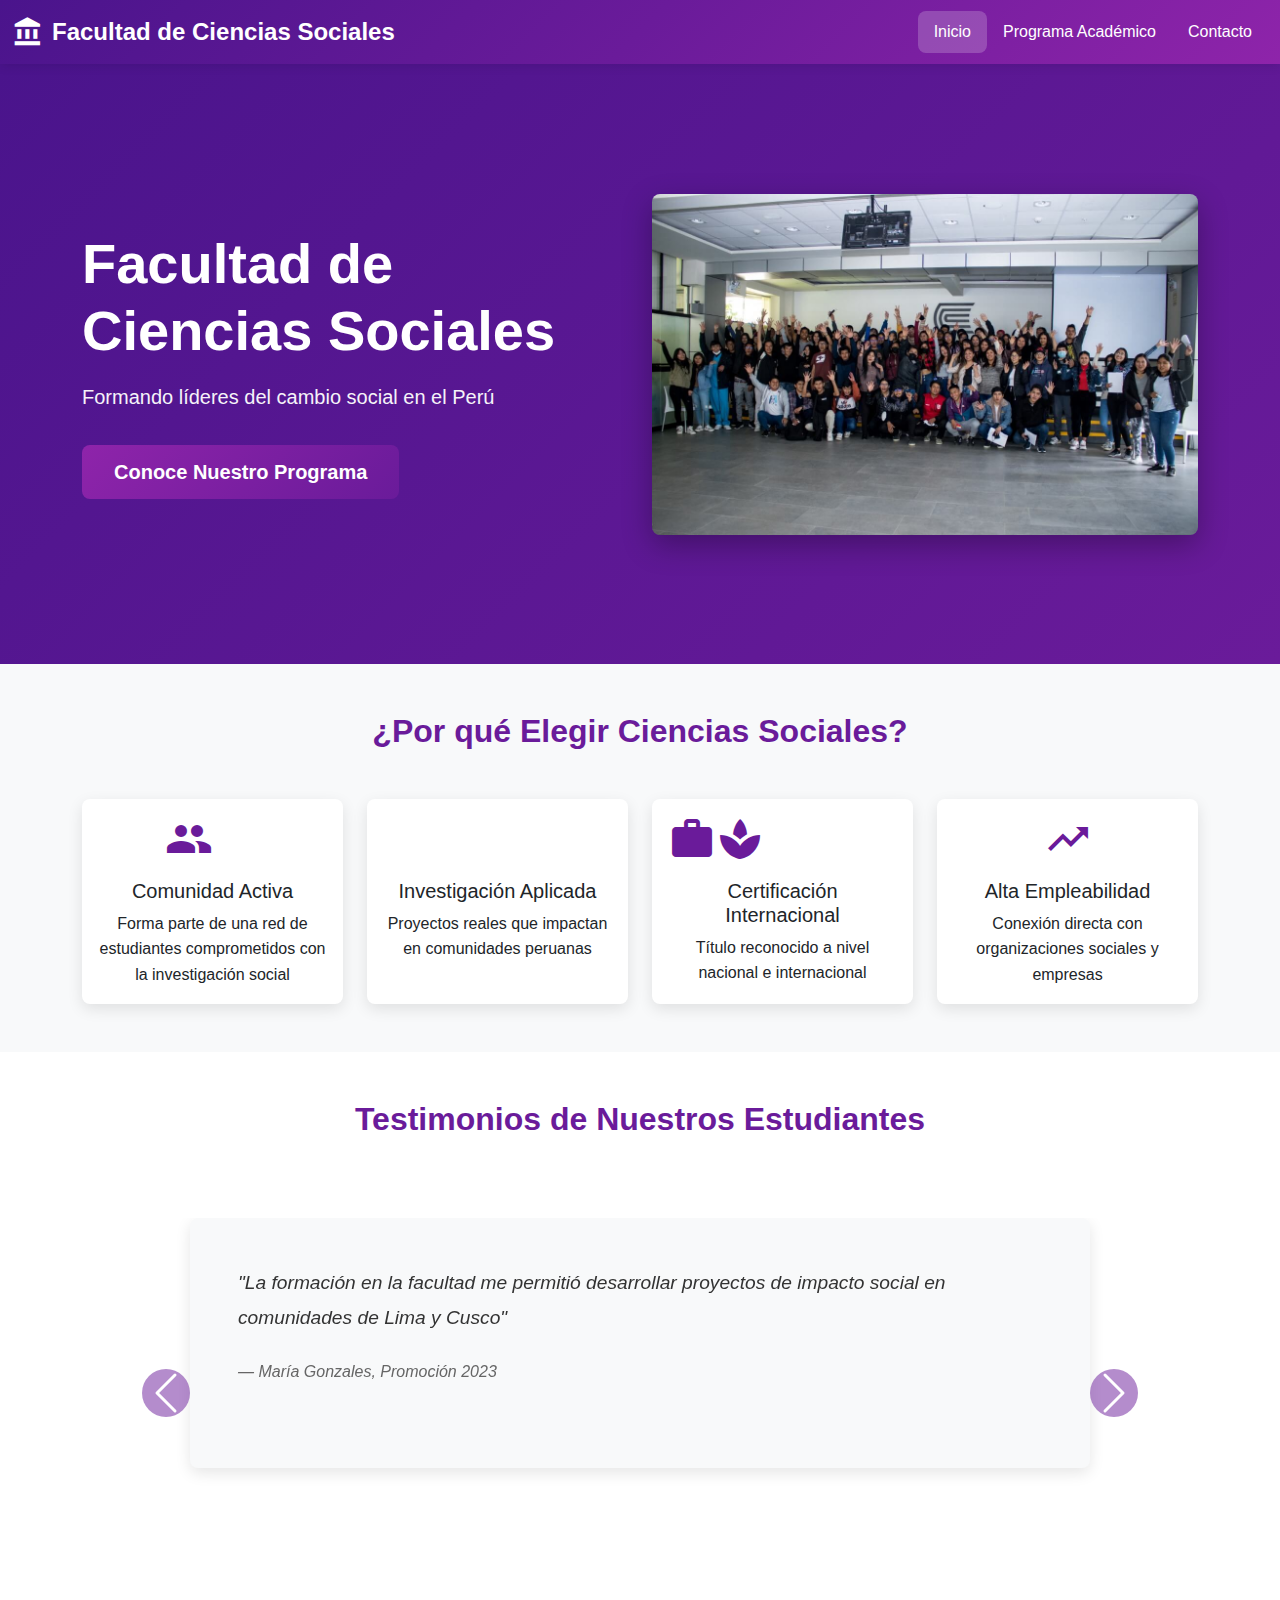
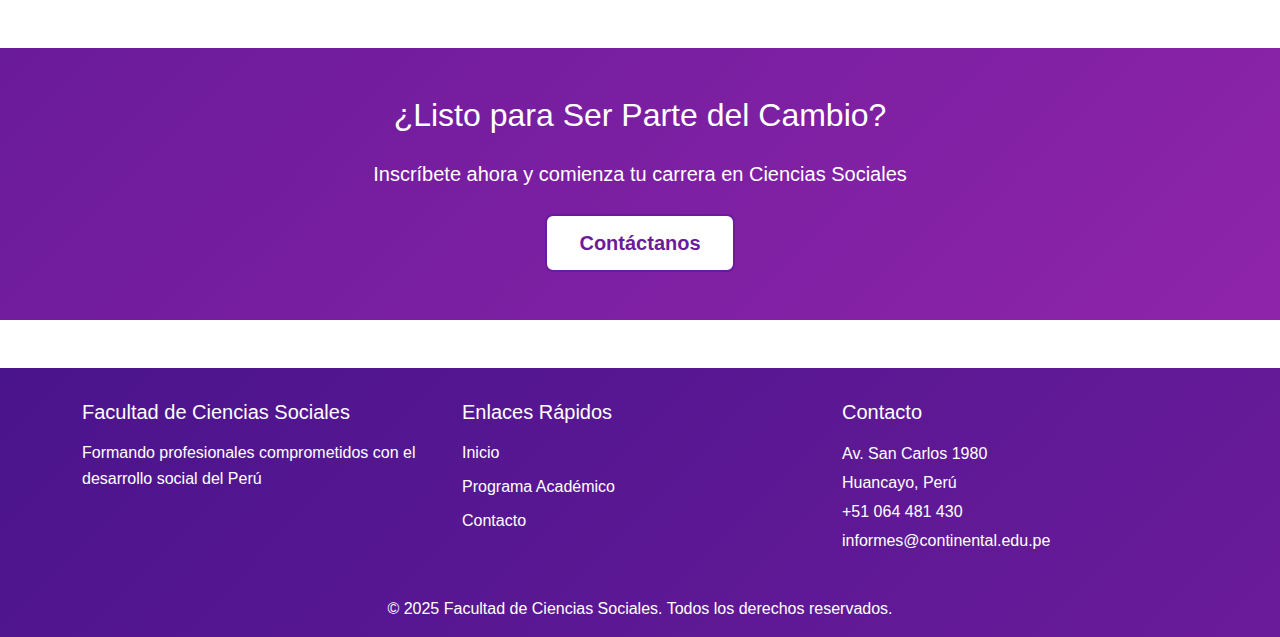
<file: index.html>
<!DOCTYPE html>
<html lang="es">
<head>
    <meta charset="UTF-8">
    <meta name="viewport" content="width=device-width, initial-scale=1.0">
    <meta name="description" content="Facultad de Ciencias Sociales - Nuevo programa académico de excelencia en Perú">
    <title>Facultad de Ciencias Sociales - Inicio</title>
    <link href="https://cdn.jsdelivr.net/npm/bootstrap@5.3.2/dist/css/bootstrap.min.css" rel="stylesheet">
    <link href="https://fonts.googleapis.com/icon?family=Material+Icons" rel="stylesheet">
    <link rel="stylesheet" href="css/estilos.css">
</head>
<body>
    <header role="banner">
        <nav class="navbar navbar-expand-lg navbar-dark navegacion-principal" role="navigation" aria-label="Navegación principal">
            <div class="container-fluid">
                <a class="navbar-brand" href="index.html" aria-label="Inicio - Facultad de Ciencias Sociales">
                    <i class="material-icons" aria-hidden="true">account_balance</i>
                    Facultad de Ciencias Sociales
                </a>
                <button class="navbar-toggler" type="button" data-bs-toggle="collapse" data-bs-target="#menuNavegacion" 
                        aria-controls="menuNavegacion" aria-expanded="false" aria-label="Abrir menú de navegación">
                    <span class="navbar-toggler-icon"></span>
                </button>
                <div class="collapse navbar-collapse" id="menuNavegacion">
                    <ul class="navbar-nav ms-auto mb-2 mb-lg-0">
                        <li class="nav-item">
                            <a class="nav-link active" aria-current="page" href="index.html">Inicio</a>
                        </li>
                        <li class="nav-item">
                            <a class="nav-link" href="programa.html">Programa Académico</a>
                        </li>
                        <li class="nav-item">
                            <a class="nav-link" href="contacto.html">Contacto</a>
                        </li>
                    </ul>
                </div>
            </div>
        </nav>
    </header>

    <main role="main">
        <section class="seccion-hero" aria-labelledby="titulo-principal">
            <div class="container">
                <div class="row align-items-center">
                    <div class="col-12 col-md-6">
                        <h1 id="titulo-principal" class="titulo-hero">Facultad de Ciencias Sociales</h1>
                        <p class="subtitulo-hero">Formando líderes del cambio social en el Perú</p>
                        <a href="programa.html" class="btn btn-principal btn-lg" role="button">Conoce Nuestro Programa</a>
                    </div>
                    <div class="col-12 col-md-6">
                        <img src="imagenes/hero.jpg" alt="Estudiantes de la Facultad de Ciencias Sociales en actividad académica" class="img-fluid imagen-redondeada">
                    </div>
                </div>
            </div>
        </section>

        <section class="seccion-caracteristicas" aria-labelledby="titulo-caracteristicas">
            <div class="container">
                <h2 id="titulo-caracteristicas" class="text-center mb-5">¿Por qué Elegir Ciencias Sociales?</h2>
                <div class="row g-4">
                    <div class="col-12 col-sm-6 col-lg-3">
                        <article class="card tarjeta-caracteristica h-100">
                            <div class="card-body text-center">
                                <i class="material-icons icono-caracteristica" aria-hidden="true">groups</i>
                                <h3 class="card-title h5">Comunidad Activa</h3>
                                <p class="card-text">Forma parte de una red de estudiantes comprometidos con la investigación social</p>
                            </div>
                        </article>
                    </div>
                    <div class="col-12 col-sm-6 col-lg-3">
                        <article class="card tarjeta-caracteristica h-100">
                            <div class="card-body text-center">
                                <i class="material-icons icono-caracteristica" aria-hidden="true">science</i>
                                <h3 class="card-title h5">Investigación Aplicada</h3>
                                <p class="card-text">Proyectos reales que impactan en comunidades peruanas</p>
                            </div>
                        </article>
                    </div>
                    <div class="col-12 col-sm-6 col-lg-3">
                        <article class="card tarjeta-caracteristica h-100">
                            <div class="card-body text-center">
                                <i class="material-icons icono-caracteristica" aria-hidden="true">workspace_premium</i>
                                <h3 class="card-title h5">Certificación Internacional</h3>
                                <p class="card-text">Título reconocido a nivel nacional e internacional</p>
                            </div>
                        </article>
                    </div>
                    <div class="col-12 col-sm-6 col-lg-3">
                        <article class="card tarjeta-caracteristica h-100">
                            <div class="card-body text-center">
                                <i class="material-icons icono-caracteristica" aria-hidden="true">trending_up</i>
                                <h3 class="card-title h5">Alta Empleabilidad</h3>
                                <p class="card-text">Conexión directa con organizaciones sociales y empresas</p>
                            </div>
                        </article>
                    </div>
                </div>
            </div>
        </section>

        <section class="seccion-testimonios" aria-labelledby="titulo-testimonios">
            <div class="container">
                <h2 id="titulo-testimonios" class="text-center mb-5">Testimonios de Nuestros Estudiantes</h2>
                <div id="carruselTestimonios" class="carousel slide" data-bs-ride="carousel" aria-label="Carrusel de testimonios">
                    <div class="carousel-indicators">
                        <button type="button" data-bs-target="#carruselTestimonios" data-bs-slide-to="0" class="active" 
                                aria-current="true" aria-label="Testimonio 1"></button>
                        <button type="button" data-bs-target="#carruselTestimonios" data-bs-slide-to="1" 
                                aria-label="Testimonio 2"></button>
                        <button type="button" data-bs-target="#carruselTestimonios" data-bs-slide-to="2" 
                                aria-label="Testimonio 3"></button>
                    </div>
                    <div class="carousel-inner">
                        <div class="carousel-item active">
                            <div class="tarjeta-testimonio" style="background-color: #f8f9fa; padding: 3rem; border-radius: 8px; min-height: 250px;">
                                <blockquote class="blockquote" style="color: #333; font-size: 1.2rem;">
                                    <p style="color: #333; margin-bottom: 1.5rem;">"La formación en la facultad me permitió desarrollar proyectos de impacto social en comunidades de Lima y Cusco"</p>
                                    <footer class="blockquote-footer mt-3" style="color: #666;">María Gonzales, <cite title="Promoción 2023">Promoción 2023</cite></footer>
                                </blockquote>
                            </div>
                        </div>
                        <div class="carousel-item">
                            <div class="tarjeta-testimonio" style="background-color: #f8f9fa; padding: 3rem; border-radius: 8px; min-height: 250px;">
                                <blockquote class="blockquote" style="color: #333; font-size: 1.2rem;">
                                    <p style="color: #333; margin-bottom: 1.5rem;">"Los docentes tienen amplia experiencia y nos guían en cada paso de nuestra formación académica"</p>
                                    <footer class="blockquote-footer mt-3" style="color: #666;">Carlos Rodríguez, <cite title="Promoción 2024">Promoción 2024</cite></footer>
                                </blockquote>
                            </div>
                        </div>
                        <div class="carousel-item">
                            <div class="tarjeta-testimonio" style="background-color: #f8f9fa; padding: 3rem; border-radius: 8px; min-height: 250px;">
                                <blockquote class="blockquote" style="color: #333; font-size: 1.2rem;">
                                    <p style="color: #333; margin-bottom: 1.5rem;">"Gracias al programa pude conseguir trabajo en una ONG internacional antes de egresar"</p>
                                    <footer class="blockquote-footer mt-3" style="color: #666;">Ana Flores, <cite title="Promoción 2024">Promoción 2024</cite></footer>
                                </blockquote>
                            </div>
                        </div>
                    </div>
                    <button class="carousel-control-prev" type="button" data-bs-target="#carruselTestimonios" data-bs-slide="prev">
                        <span class="carousel-control-prev-icon" aria-hidden="true"></span>
                        <span class="visually-hidden">Anterior testimonio</span>
                    </button>
                    <button class="carousel-control-next" type="button" data-bs-target="#carruselTestimonios" data-bs-slide="next">
                        <span class="carousel-control-next-icon" aria-hidden="true"></span>
                        <span class="visually-hidden">Siguiente testimonio</span>
                    </button>
                </div>
            </div>
        </section>

        <section class="seccion-llamada-accion" aria-labelledby="titulo-llamada">
            <div class="container text-center">
                <h2 id="titulo-llamada" class="mb-4">¿Listo para Ser Parte del Cambio?</h2>
                <p class="lead mb-4">Inscríbete ahora y comienza tu carrera en Ciencias Sociales</p>
                <a href="contacto.html" class="btn btn-secundario btn-lg" role="button">Contáctanos</a>
            </div>
        </section>
    </main>

    <footer class="pie-pagina" role="contentinfo">
        <div class="container">
            <div class="row">
                <div class="col-12 col-md-4 mb-3 mb-md-0">
                    <h3 class="h5">Facultad de Ciencias Sociales</h3>
                    <p>Formando profesionales comprometidos con el desarrollo social del Perú</p>
                </div>
                <div class="col-12 col-md-4 mb-3 mb-md-0">
                    <h3 class="h5">Enlaces Rápidos</h3>
                    <ul class="lista-enlaces">
                        <li><a href="index.html">Inicio</a></li>
                        <li><a href="programa.html">Programa Académico</a></li>
                        <li><a href="contacto.html">Contacto</a></li>
                    </ul>
                </div>
                <div class="col-12 col-md-4">
                    <h3 class="h5">Contacto</h3>
                    <address>
                        Av. San Carlos 1980<br>
                        Huancayo, Perú<br>
                        <a href="tel:+51064481430">+51 064 481 430</a><br>
                        <a href="mailto:informes@continental.edu.pe">informes@continental.edu.pe</a>
                    </address>
                </div>
            </div>
            <div class="row mt-4">
                <div class="col-12 text-center">
                    <p class="mb-0">&copy; 2025 Facultad de Ciencias Sociales. Todos los derechos reservados.</p>
                </div>
            </div>
        </div>
    </footer>

    <script src="https://cdn.jsdelivr.net/npm/bootstrap@5.3.2/dist/js/bootstrap.bundle.min.js"></script>
    <script src="js/validaciones.js"></script>
</body>
</html>
</file>
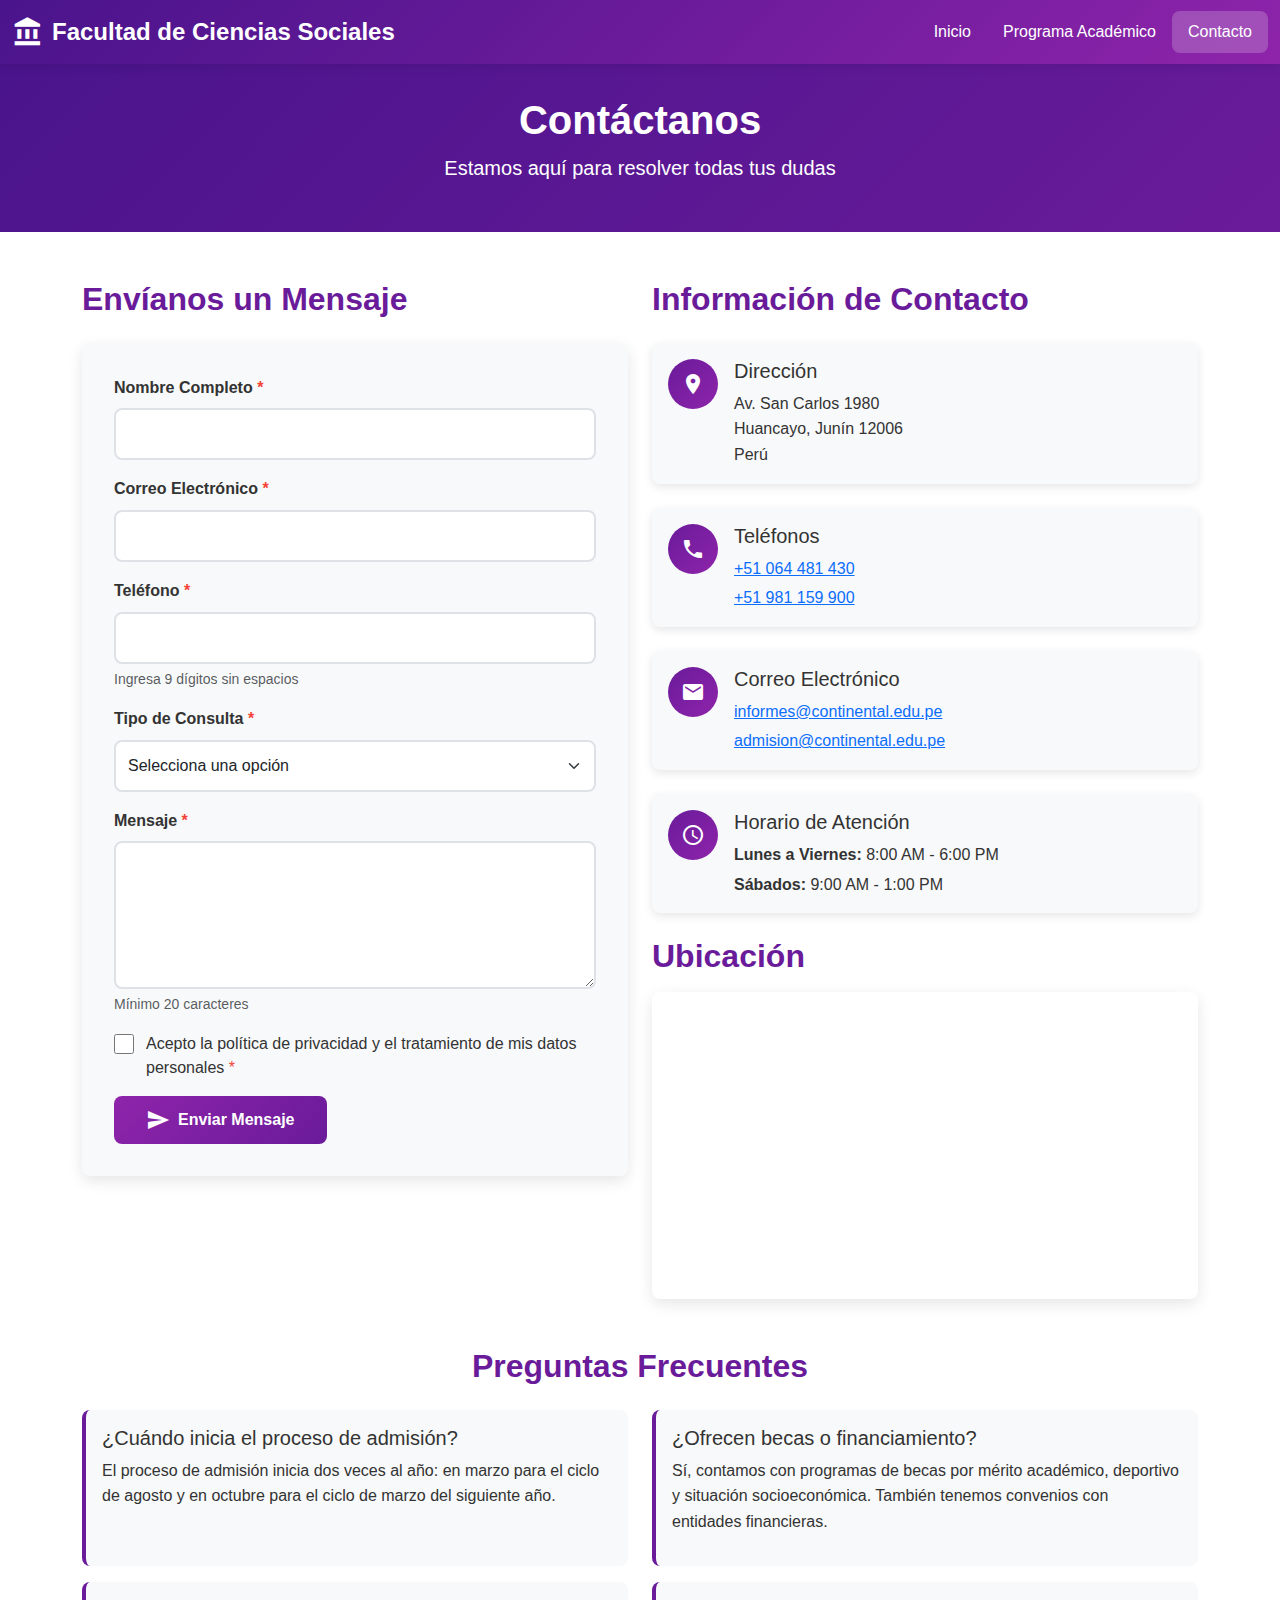
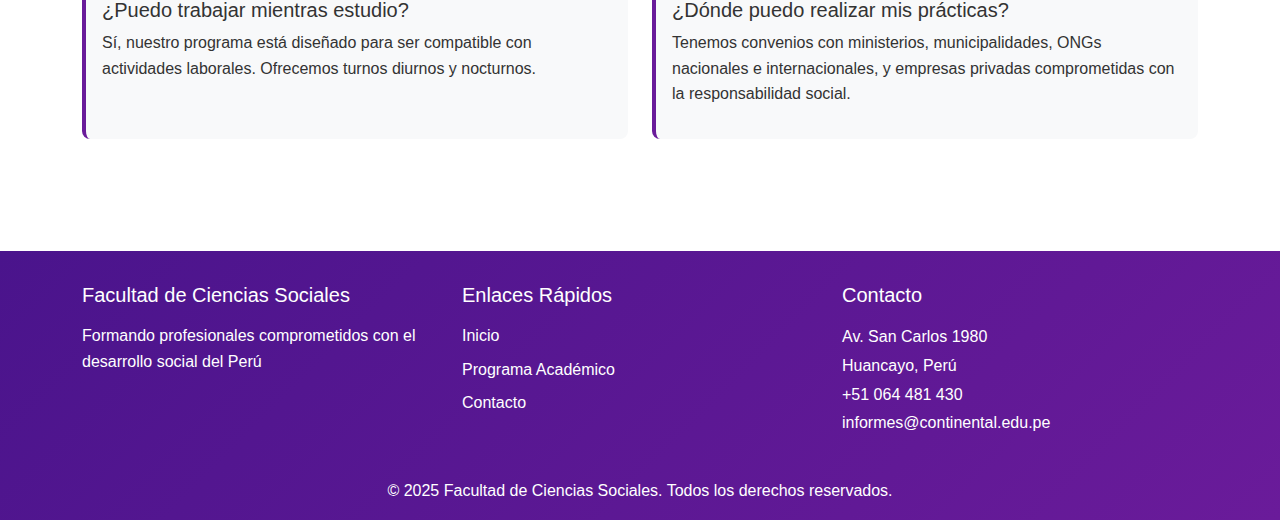
<file: contacto.html>
<!DOCTYPE html>
<html lang="es">
<head>
    <meta charset="UTF-8">
    <meta name="viewport" content="width=device-width, initial-scale=1.0">
    <meta name="description" content="Contáctanos para resolver tus dudas sobre el programa de Ciencias Sociales - Formulario de contacto y ubicación">
    <title>Contacto - Facultad de Ciencias Sociales</title>
    <link href="https://cdn.jsdelivr.net/npm/bootstrap@5.3.2/dist/css/bootstrap.min.css" rel="stylesheet">
    <link href="https://fonts.googleapis.com/icon?family=Material+Icons" rel="stylesheet">
    <link rel="stylesheet" href="css/estilos.css">
</head>
<body>
    <header role="banner">
        <nav class="navbar navbar-expand-lg navbar-dark navegacion-principal" role="navigation" aria-label="Navegación principal">
            <div class="container-fluid">
                <a class="navbar-brand" href="index.html" aria-label="Inicio - Facultad de Ciencias Sociales">
                    <i class="material-icons" aria-hidden="true">account_balance</i>
                    Facultad de Ciencias Sociales
                </a>
                <button class="navbar-toggler" type="button" data-bs-toggle="collapse" data-bs-target="#menuNavegacion" 
                        aria-controls="menuNavegacion" aria-expanded="false" aria-label="Abrir menú de navegación">
                    <span class="navbar-toggler-icon"></span>
                </button>
                <div class="collapse navbar-collapse" id="menuNavegacion">
                    <ul class="navbar-nav ms-auto mb-2 mb-lg-0">
                        <li class="nav-item">
                            <a class="nav-link" href="index.html">Inicio</a>
                        </li>
                        <li class="nav-item">
                            <a class="nav-link" href="programa.html">Programa Académico</a>
                        </li>
                        <li class="nav-item">
                            <a class="nav-link active" aria-current="page" href="contacto.html">Contacto</a>
                        </li>
                    </ul>
                </div>
            </div>
        </nav>
    </header>

    <main role="main">
        <section class="seccion-encabezado-interno" aria-labelledby="titulo-contacto">
            <div class="container">
                <h1 id="titulo-contacto" class="text-center">Contáctanos</h1>
                <p class="text-center lead">Estamos aquí para resolver todas tus dudas</p>
            </div>
        </section>

        <section class="seccion-contenido" aria-labelledby="titulo-formulario">
            <div class="container">
                <div class="row g-4">
                    <div class="col-12 col-lg-6">
                        <article>
                            <h2 id="titulo-formulario" class="mb-4">Envíanos un Mensaje</h2>
                            <form id="formularioContacto" class="formulario-contacto" novalidate aria-label="Formulario de contacto">
                                <div class="mb-3">
                                    <label for="nombreCompleto" class="form-label">
                                        Nombre Completo <span class="texto-requerido" aria-label="campo requerido">*</span>
                                    </label>
                                    <input type="text" class="form-control" id="nombreCompleto" name="nombreCompleto" 
                                           required aria-required="true" aria-describedby="errorNombre">
                                    <div id="errorNombre" class="invalid-feedback" role="alert">
                                        Por favor ingresa tu nombre completo
                                    </div>
                                </div>

                                <div class="mb-3">
                                    <label for="correoElectronico" class="form-label">
                                        Correo Electrónico <span class="texto-requerido" aria-label="campo requerido">*</span>
                                    </label>
                                    <input type="email" class="form-control" id="correoElectronico" name="correoElectronico" 
                                           required aria-required="true" aria-describedby="errorCorreo">
                                    <div id="errorCorreo" class="invalid-feedback" role="alert">
                                        Por favor ingresa un correo electrónico válido
                                    </div>
                                </div>

                                <div class="mb-3">
                                    <label for="telefono" class="form-label">
                                        Teléfono <span class="texto-requerido" aria-label="campo requerido">*</span>
                                    </label>
                                    <input type="tel" class="form-control" id="telefono" name="telefono" 
                                           pattern="[0-9]{9}" required aria-required="true" aria-describedby="errorTelefono ayudaTelefono">
                                    <div id="ayudaTelefono" class="form-text">Ingresa 9 dígitos sin espacios</div>
                                    <div id="errorTelefono" class="invalid-feedback" role="alert">
                                        Por favor ingresa un teléfono válido de 9 dígitos
                                    </div>
                                </div>

                                <div class="mb-3">
                                    <label for="tipoConsulta" class="form-label">
                                        Tipo de Consulta <span class="texto-requerido" aria-label="campo requerido">*</span>
                                    </label>
                                    <select class="form-select" id="tipoConsulta" name="tipoConsulta" 
                                            required aria-required="true" aria-describedby="errorTipoConsulta">
                                        <option value="" selected>Selecciona una opción</option>
                                        <option value="admision">Proceso de Admisión</option>
                                        <option value="programa">Información del Programa</option>
                                        <option value="becas">Becas y Financiamiento</option>
                                        <option value="practicas">Prácticas Preprofesionales</option>
                                        <option value="otros">Otros</option>
                                    </select>
                                    <div id="errorTipoConsulta" class="invalid-feedback" role="alert">
                                        Por favor selecciona el tipo de consulta
                                    </div>
                                </div>

                                <div class="mb-3">
                                    <label for="mensaje" class="form-label">
                                        Mensaje <span class="texto-requerido" aria-label="campo requerido">*</span>
                                    </label>
                                    <textarea class="form-control" id="mensaje" name="mensaje" rows="5" 
                                              required aria-required="true" aria-describedby="errorMensaje ayudaMensaje"></textarea>
                                    <div id="ayudaMensaje" class="form-text">Mínimo 20 caracteres</div>
                                    <div id="errorMensaje" class="invalid-feedback" role="alert">
                                        Por favor ingresa un mensaje de al menos 20 caracteres
                                    </div>
                                </div>

                                <div class="mb-3">
                                    <div class="contenedor-checkbox">
                                        <input type="checkbox" class="checkbox-terminos" id="aceptoTerminos" name="aceptoTerminos" 
                                               required aria-required="true" aria-describedby="errorTerminos">
                                        <label class="etiqueta-checkbox" for="aceptoTerminos">
                                            Acepto la política de privacidad y el tratamiento de mis datos personales 
                                            <span class="texto-requerido" aria-label="campo requerido">*</span>
                                        </label>
                                    </div>
                                    <div id="errorTerminos" class="mensaje-error-terminos" role="alert">
                                        Debes aceptar los términos para continuar
                                    </div>
                                </div>

                                <div class="mb-3" role="alert" aria-live="polite">
                                    <div id="mensajeExito" class="alert alert-success d-none" role="alert">
                                        <i class="material-icons" aria-hidden="true">check_circle</i>
                                        ¡Mensaje enviado con éxito! Te contactaremos pronto.
                                    </div>
                                    <div id="mensajeError" class="alert alert-danger d-none" role="alert">
                                        <i class="material-icons" aria-hidden="true">error</i>
                                        Por favor corrige los errores en el formulario.
                                    </div>
                                </div>

                                <button type="submit" class="btn btn-principal" aria-label="Enviar formulario de contacto">
                                    <i class="material-icons" aria-hidden="true">send</i>
                                    Enviar Mensaje
                                </button>
                            </form>
                        </article>
                    </div>

                    <div class="col-12 col-lg-6">
                        <article>
                            <h2 class="mb-4">Información de Contacto</h2>
                            <div class="tarjeta-contacto mb-4">
                                <div class="icono-contacto">
                                    <i class="material-icons" aria-hidden="true">location_on</i>
                                </div>
                                <div>
                                    <h3 class="h5">Dirección</h3>
                                    <address class="mb-0">
                                        Av. San Carlos 1980<br>
                                        Huancayo, Junín 12006<br>
                                        Perú
                                    </address>
                                </div>
                            </div>

                            <div class="tarjeta-contacto mb-4">
                                <div class="icono-contacto">
                                    <i class="material-icons" aria-hidden="true">phone</i>
                                </div>
                                <div>
                                    <h3 class="h5">Teléfonos</h3>
                                    <p class="mb-1"><a href="tel:+51064481430">+51 064 481 430</a></p>
                                    <p class="mb-0"><a href="tel:+51981159900">+51 981 159 900</a></p>
                                </div>
                            </div>

                            <div class="tarjeta-contacto mb-4">
                                <div class="icono-contacto">
                                    <i class="material-icons" aria-hidden="true">email</i>
                                </div>
                                <div>
                                    <h3 class="h5">Correo Electrónico</h3>
                                    <p class="mb-1"><a href="mailto:informes@continental.edu.pe">informes@continental.edu.pe</a></p>
                                    <p class="mb-0"><a href="mailto:admision@continental.edu.pe">admision@continental.edu.pe</a></p>
                                </div>
                            </div>

                            <div class="tarjeta-contacto">
                                <div class="icono-contacto">
                                    <i class="material-icons" aria-hidden="true">schedule</i>
                                </div>
                                <div>
                                    <h3 class="h5">Horario de Atención</h3>
                                    <p class="mb-1"><strong>Lunes a Viernes:</strong> 8:00 AM - 6:00 PM</p>
                                    <p class="mb-0"><strong>Sábados:</strong> 9:00 AM - 1:00 PM</p>
                                </div>
                            </div>
                        </article>

                        <article class="mt-4" aria-labelledby="titulo-mapa">
                            <h2 id="titulo-mapa" class="mb-3">Ubicación</h2>
                            <div class="contenedor-mapa">
                                <iframe 
                                    src="https://www.google.com/maps/embed?pb=!1m18!1m12!1m3!1d3901.948573!2d-75.2041!3d-12.0658!2m3!1f0!2f0!3f0!3m2!1i1024!2i768!4f13.1!3m3!1m2!1s0x910e9655d0f2ec91%3A0x954c8e63e963c0b!2sUniversidad%20Continental%20-%20Huancayo!5e0!3m2!1ses!2spe!4v1234567890123"
                                    width="100%" 
                                    height="300" 
                                    style="border:0;" 
                                    allowfullscreen="" 
                                    loading="lazy" 
                                    referrerpolicy="no-referrer-when-downgrade"
                                    title="Mapa de ubicación de la Facultad de Ciencias Sociales"
                                    aria-label="Mapa interactivo mostrando la ubicación de la Facultad en Av. San Carlos, Huancayo">
                                </iframe>
                            </div>
                        </article>
                    </div>
                </div>

                <article class="mt-5" aria-labelledby="titulo-preguntas">
                    <h2 id="titulo-preguntas" class="mb-4 text-center">Preguntas Frecuentes</h2>
                    <div class="row">
                        <div class="col-12 col-md-6 mb-3">
                            <div class="tarjeta-pregunta">
                                <h3 class="h5">¿Cuándo inicia el proceso de admisión?</h3>
                                <p>El proceso de admisión inicia dos veces al año: en marzo para el ciclo de agosto y en octubre para el ciclo de marzo del siguiente año.</p>
                            </div>
                        </div>
                        <div class="col-12 col-md-6 mb-3">
                            <div class="tarjeta-pregunta">
                                <h3 class="h5">¿Ofrecen becas o financiamiento?</h3>
                                <p>Sí, contamos con programas de becas por mérito académico, deportivo y situación socioeconómica. También tenemos convenios con entidades financieras.</p>
                            </div>
                        </div>
                        <div class="col-12 col-md-6 mb-3">
                            <div class="tarjeta-pregunta">
                                <h3 class="h5">¿Puedo trabajar mientras estudio?</h3>
                                <p>Sí, nuestro programa está diseñado para ser compatible con actividades laborales. Ofrecemos turnos diurnos y nocturnos.</p>
                            </div>
                        </div>
                        <div class="col-12 col-md-6 mb-3">
                            <div class="tarjeta-pregunta">
                                <h3 class="h5">¿Dónde puedo realizar mis prácticas?</h3>
                                <p>Tenemos convenios con ministerios, municipalidades, ONGs nacionales e internacionales, y empresas privadas comprometidas con la responsabilidad social.</p>
                            </div>
                        </div>
                    </div>
                </article>
            </div>
        </section>
    </main>

    <footer class="pie-pagina" role="contentinfo">
        <div class="container">
            <div class="row">
                <div class="col-12 col-md-4 mb-3 mb-md-0">
                    <h3 class="h5">Facultad de Ciencias Sociales</h3>
                    <p>Formando profesionales comprometidos con el desarrollo social del Perú</p>
                </div>
                <div class="col-12 col-md-4 mb-3 mb-md-0">
                    <h3 class="h5">Enlaces Rápidos</h3>
                    <ul class="lista-enlaces">
                        <li><a href="index.html">Inicio</a></li>
                        <li><a href="programa.html">Programa Académico</a></li>
                        <li><a href="contacto.html">Contacto</a></li>
                    </ul>
                </div>
                <div class="col-12 col-md-4">
                    <h3 class="h5">Contacto</h3>
                    <address>
                        Av. San Carlos 1980<br>
                        Huancayo, Perú<br>
                        <a href="tel:+51064481430">+51 064 481 430</a><br>
                        <a href="mailto:informes@continental.edu.pe">informes@continental.edu.pe</a>
                    </address>
                </div>
            </div>
            <div class="row mt-4">
                <div class="col-12 text-center">
                    <p class="mb-0">&copy; 2025 Facultad de Ciencias Sociales. Todos los derechos reservados.</p>
                </div>
            </div>
        </div>
    </footer>

    <script src="https://cdn.jsdelivr.net/npm/bootstrap@5.3.2/dist/js/bootstrap.bundle.min.js"></script>
    <script src="js/validaciones.js"></script>
</body>
</html>
</file>
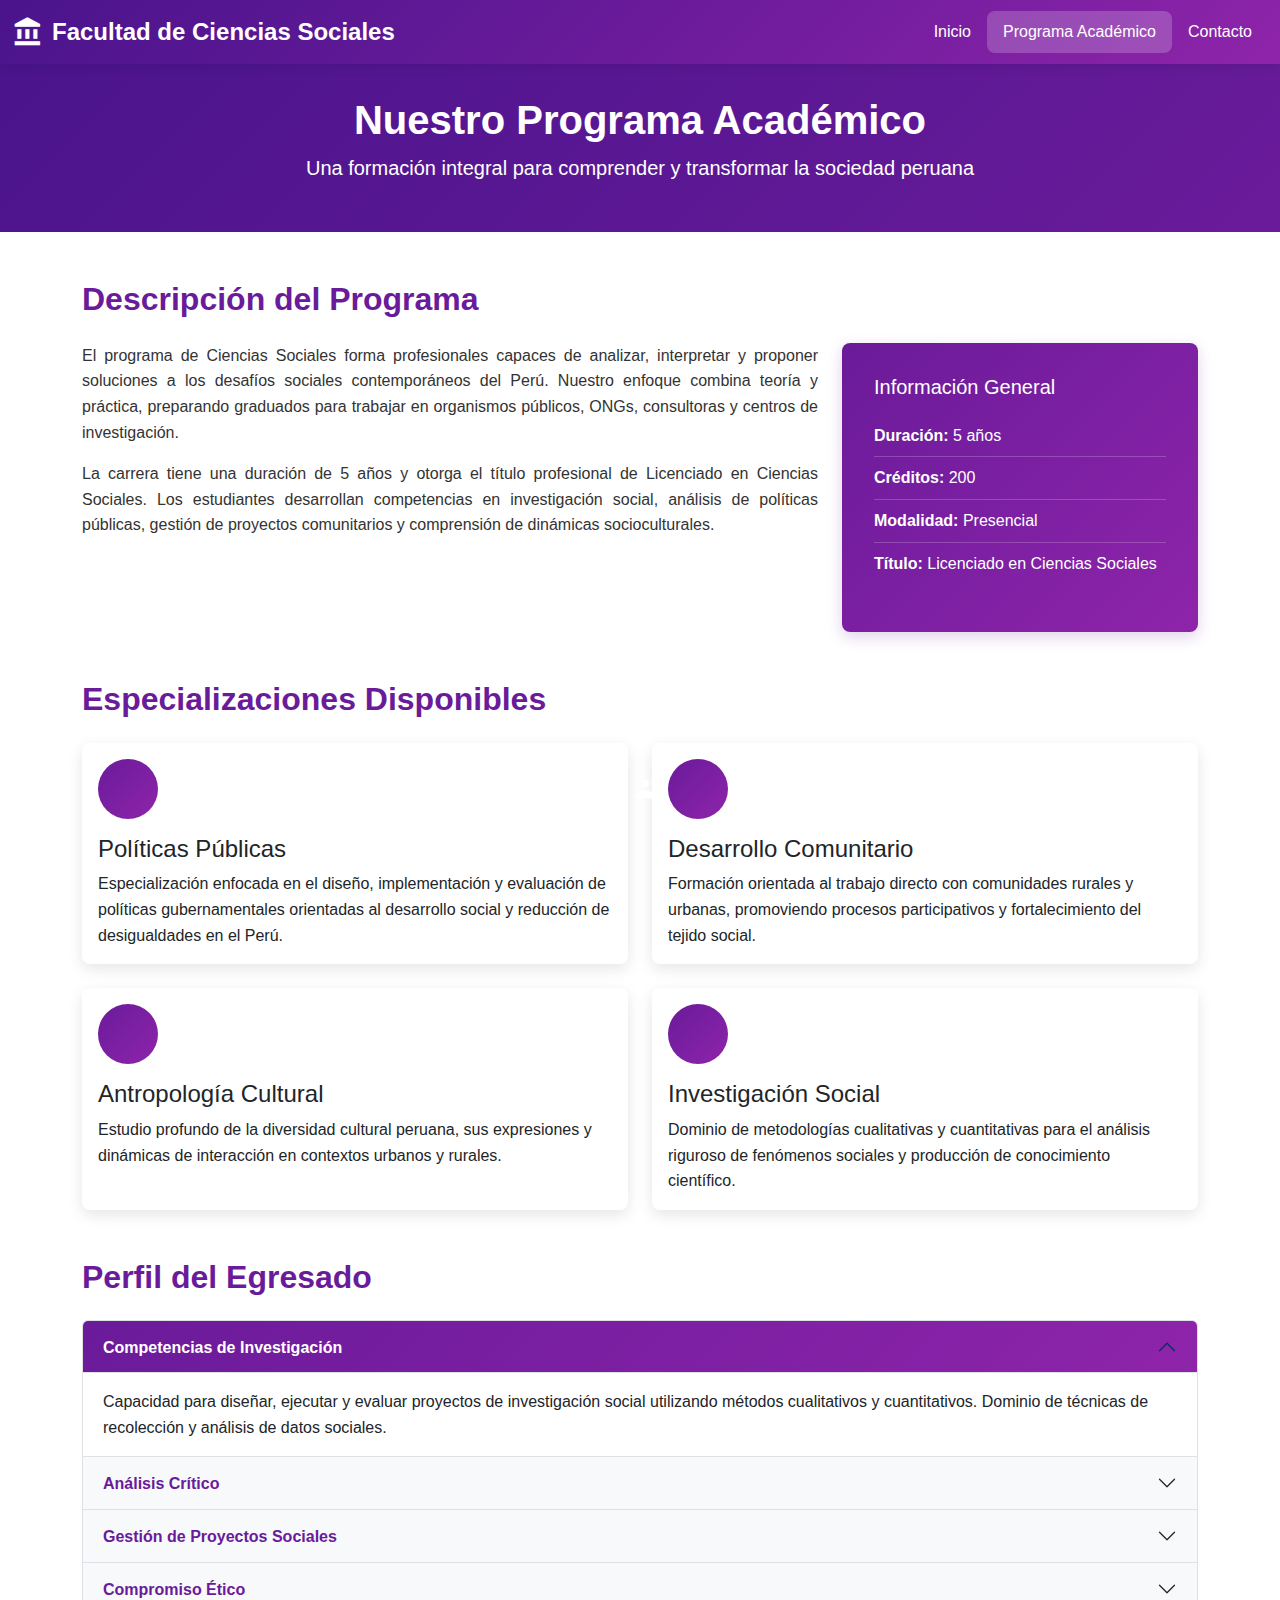
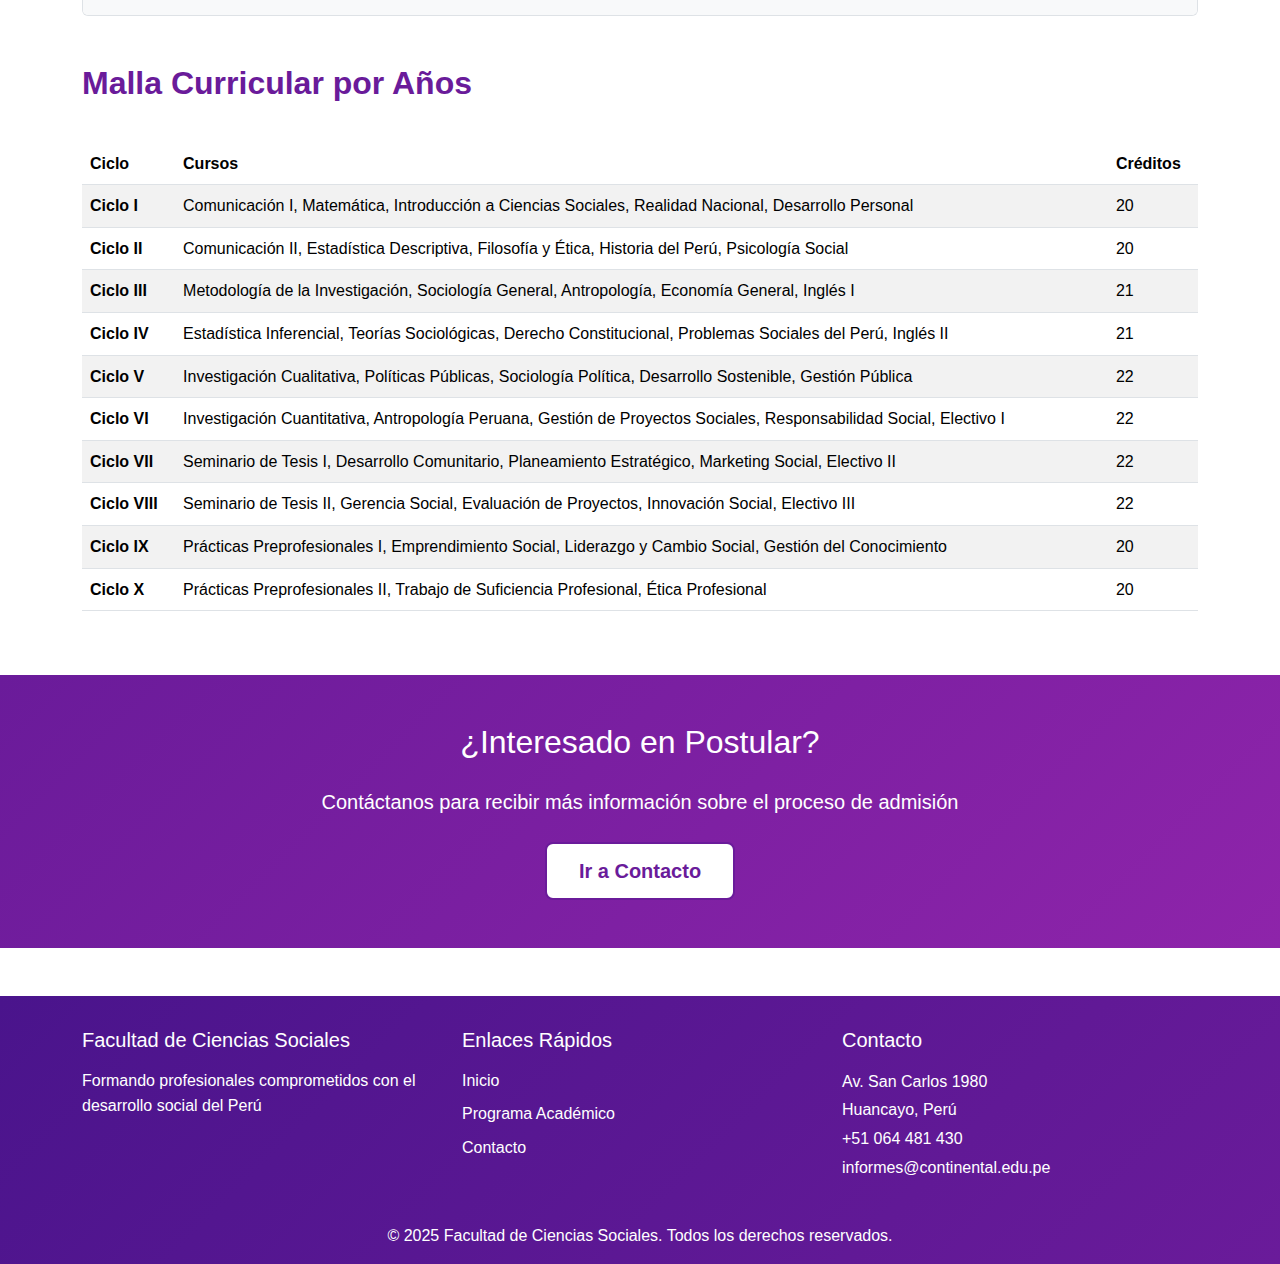
<file: programa.html>
<!DOCTYPE html>
<html lang="es">
<head>
    <meta charset="UTF-8">
    <meta name="viewport" content="width=device-width, initial-scale=1.0">
    <meta name="description" content="Conoce el programa académico de la Facultad de Ciencias Sociales - Malla curricular, especializaciones y perfil profesional">
    <title>Programa Académico - Facultad de Ciencias Sociales</title>
    <link href="https://cdn.jsdelivr.net/npm/bootstrap@5.3.2/dist/css/bootstrap.min.css" rel="stylesheet">
    <link href="https://fonts.googleapis.com/icon?family=Material+Icons" rel="stylesheet">
    <link rel="stylesheet" href="css/estilos.css">
</head>
<body>
    <header role="banner">
        <nav class="navbar navbar-expand-lg navbar-dark navegacion-principal" role="navigation" aria-label="Navegación principal">
            <div class="container-fluid">
                <a class="navbar-brand" href="index.html" aria-label="Inicio - Facultad de Ciencias Sociales">
                    <i class="material-icons" aria-hidden="true">account_balance</i>
                    Facultad de Ciencias Sociales
                </a>
                <button class="navbar-toggler" type="button" data-bs-toggle="collapse" data-bs-target="#menuNavegacion" 
                        aria-controls="menuNavegacion" aria-expanded="false" aria-label="Abrir menú de navegación">
                    <span class="navbar-toggler-icon"></span>
                </button>
                <div class="collapse navbar-collapse" id="menuNavegacion">
                    <ul class="navbar-nav ms-auto mb-2 mb-lg-0">
                        <li class="nav-item">
                            <a class="nav-link" href="index.html">Inicio</a>
                        </li>
                        <li class="nav-item">
                            <a class="nav-link active" aria-current="page" href="programa.html">Programa Académico</a>
                        </li>
                        <li class="nav-item">
                            <a class="nav-link" href="contacto.html">Contacto</a>
                        </li>
                    </ul>
                </div>
            </div>
        </nav>
    </header>

    <main role="main">
        <section class="seccion-encabezado-interno" aria-labelledby="titulo-programa">
            <div class="container">
                <h1 id="titulo-programa" class="text-center">Nuestro Programa Académico</h1>
                <p class="text-center lead">Una formación integral para comprender y transformar la sociedad peruana</p>
            </div>
        </section>

        <section class="seccion-contenido" aria-labelledby="titulo-descripcion">
            <div class="container">
                <article class="mb-5">
                    <h2 id="titulo-descripcion" class="mb-4">Descripción del Programa</h2>
                    <div class="row">
                        <div class="col-12 col-lg-8">
                            <p class="texto-justificado">
                                El programa de Ciencias Sociales forma profesionales capaces de analizar, interpretar y proponer 
                                soluciones a los desafíos sociales contemporáneos del Perú. Nuestro enfoque combina teoría y 
                                práctica, preparando graduados para trabajar en organismos públicos, ONGs, consultoras y centros 
                                de investigación.
                            </p>
                            <p class="texto-justificado">
                                La carrera tiene una duración de 5 años y otorga el título profesional de Licenciado en Ciencias Sociales. 
                                Los estudiantes desarrollan competencias en investigación social, análisis de políticas públicas, 
                                gestión de proyectos comunitarios y comprensión de dinámicas socioculturales.
                            </p>
                        </div>
                        <div class="col-12 col-lg-4">
                            <div class="tarjeta-info">
                                <h3 class="h5 mb-3">Información General</h3>
                                <ul class="lista-info">
                                    <li><strong>Duración:</strong> 5 años</li>
                                    <li><strong>Créditos:</strong> 200</li>
                                    <li><strong>Modalidad:</strong> Presencial</li>
                                    <li><strong>Título:</strong> Licenciado en Ciencias Sociales</li>
                                </ul>
                            </div>
                        </div>
                    </div>
                </article>

                <article class="mb-5" aria-labelledby="titulo-especializaciones">
                    <h2 id="titulo-especializaciones" class="mb-4">Especializaciones Disponibles</h2>
                    <div class="row g-4">
                        <div class="col-12 col-md-6">
                            <div class="card tarjeta-especializacion h-100">
                                <div class="card-body">
                                    <div class="icono-especializacion">
                                        <i class="material-icons" aria-hidden="true">balance</i>
                                    </div>
                                    <h3 class="card-title h4">Políticas Públicas</h3>
                                    <p class="card-text">
                                        Especialización enfocada en el diseño, implementación y evaluación de políticas 
                                        gubernamentales orientadas al desarrollo social y reducción de desigualdades en el Perú.
                                    </p>
                                </div>
                            </div>
                        </div>
                        <div class="col-12 col-md-6">
                            <div class="card tarjeta-especializacion h-100">
                                <div class="card-body">
                                    <div class="icono-especializacion">
                                        <i class="material-icons" aria-hidden="true">groups_2</i>
                                    </div>
                                    <h3 class="card-title h4">Desarrollo Comunitario</h3>
                                    <p class="card-text">
                                        Formación orientada al trabajo directo con comunidades rurales y urbanas, promoviendo 
                                        procesos participativos y fortalecimiento del tejido social.
                                    </p>
                                </div>
                            </div>
                        </div>
                        <div class="col-12 col-md-6">
                            <div class="card tarjeta-especializacion h-100">
                                <div class="card-body">
                                    <div class="icono-especializacion">
                                        <i class="material-icons" aria-hidden="true">psychology</i>
                                    </div>
                                    <h3 class="card-title h4">Antropología Cultural</h3>
                                    <p class="card-text">
                                        Estudio profundo de la diversidad cultural peruana, sus expresiones y dinámicas de 
                                        interacción en contextos urbanos y rurales.
                                    </p>
                                </div>
                            </div>
                        </div>
                        <div class="col-12 col-md-6">
                            <div class="card tarjeta-especializacion h-100">
                                <div class="card-body">
                                    <div class="icono-especializacion">
                                        <i class="material-icons" aria-hidden="true">analytics</i>
                                    </div>
                                    <h3 class="card-title h4">Investigación Social</h3>
                                    <p class="card-text">
                                        Dominio de metodologías cualitativas y cuantitativas para el análisis riguroso de 
                                        fenómenos sociales y producción de conocimiento científico.
                                    </p>
                                </div>
                            </div>
                        </div>
                    </div>
                </article>

                <article class="mb-5" aria-labelledby="titulo-perfil">
                    <h2 id="titulo-perfil" class="mb-4">Perfil del Egresado</h2>
                    <div class="accordion" id="acordeonPerfil">
                        <div class="accordion-item">
                            <h3 class="accordion-header">
                                <button class="accordion-button" type="button" data-bs-toggle="collapse" 
                                        data-bs-target="#competencia1" aria-expanded="true" aria-controls="competencia1">
                                    Competencias de Investigación
                                </button>
                            </h3>
                            <div id="competencia1" class="accordion-collapse collapse show" data-bs-parent="#acordeonPerfil">
                                <div class="accordion-body">
                                    Capacidad para diseñar, ejecutar y evaluar proyectos de investigación social utilizando 
                                    métodos cualitativos y cuantitativos. Dominio de técnicas de recolección y análisis de 
                                    datos sociales.
                                </div>
                            </div>
                        </div>
                        <div class="accordion-item">
                            <h3 class="accordion-header">
                                <button class="accordion-button collapsed" type="button" data-bs-toggle="collapse" 
                                        data-bs-target="#competencia2" aria-expanded="false" aria-controls="competencia2">
                                    Análisis Crítico
                                </button>
                            </h3>
                            <div id="competencia2" class="accordion-collapse collapse" data-bs-parent="#acordeonPerfil">
                                <div class="accordion-body">
                                    Habilidad para analizar problemas sociales complejos desde múltiples perspectivas teóricas, 
                                    identificando causas estructurales y proponiendo soluciones integrales.
                                </div>
                            </div>
                        </div>
                        <div class="accordion-item">
                            <h3 class="accordion-header">
                                <button class="accordion-button collapsed" type="button" data-bs-toggle="collapse" 
                                        data-bs-target="#competencia3" aria-expanded="false" aria-controls="competencia3">
                                    Gestión de Proyectos Sociales
                                </button>
                            </h3>
                            <div id="competencia3" class="accordion-collapse collapse" data-bs-parent="#acordeonPerfil">
                                <div class="accordion-body">
                                    Capacidad para planificar, implementar y evaluar proyectos de desarrollo social, trabajando 
                                    colaborativamente con comunidades, instituciones públicas y organizaciones sociales.
                                </div>
                            </div>
                        </div>
                        <div class="accordion-item">
                            <h3 class="accordion-header">
                                <button class="accordion-button collapsed" type="button" data-bs-toggle="collapse" 
                                        data-bs-target="#competencia4" aria-expanded="false" aria-controls="competencia4">
                                    Compromiso Ético
                                </button>
                            </h3>
                            <div id="competencia4" class="accordion-collapse collapse" data-bs-parent="#acordeonPerfil">
                                <div class="accordion-body">
                                    Sólida formación ética y compromiso con la justicia social, los derechos humanos y el 
                                    desarrollo sostenible de las comunidades peruanas.
                                </div>
                            </div>
                        </div>
                    </div>
                </article>

                <article aria-labelledby="titulo-malla">
                    <h2 id="titulo-malla" class="mb-4">Malla Curricular por Años</h2>
                    <div class="tabla-responsive">
                        <table class="table table-striped tabla-malla" role="table" aria-label="Malla curricular por años académicos">
                            <thead>
                                <tr>
                                    <th scope="col">Ciclo</th>
                                    <th scope="col">Cursos</th>
                                    <th scope="col">Créditos</th>
                                </tr>
                            </thead>
                            <tbody>
                                <tr>
                                    <th scope="row">Ciclo I</th>
                                    <td>Comunicación I, Matemática, Introducción a Ciencias Sociales, Realidad Nacional, Desarrollo Personal</td>
                                    <td>20</td>
                                </tr>
                                <tr>
                                    <th scope="row">Ciclo II</th>
                                    <td>Comunicación II, Estadística Descriptiva, Filosofía y Ética, Historia del Perú, Psicología Social</td>
                                    <td>20</td>
                                </tr>
                                <tr>
                                    <th scope="row">Ciclo III</th>
                                    <td>Metodología de la Investigación, Sociología General, Antropología, Economía General, Inglés I</td>
                                    <td>21</td>
                                </tr>
                                <tr>
                                    <th scope="row">Ciclo IV</th>
                                    <td>Estadística Inferencial, Teorías Sociológicas, Derecho Constitucional, Problemas Sociales del Perú, Inglés II</td>
                                    <td>21</td>
                                </tr>
                                <tr>
                                    <th scope="row">Ciclo V</th>
                                    <td>Investigación Cualitativa, Políticas Públicas, Sociología Política, Desarrollo Sostenible, Gestión Pública</td>
                                    <td>22</td>
                                </tr>
                                <tr>
                                    <th scope="row">Ciclo VI</th>
                                    <td>Investigación Cuantitativa, Antropología Peruana, Gestión de Proyectos Sociales, Responsabilidad Social, Electivo I</td>
                                    <td>22</td>
                                </tr>
                                <tr>
                                    <th scope="row">Ciclo VII</th>
                                    <td>Seminario de Tesis I, Desarrollo Comunitario, Planeamiento Estratégico, Marketing Social, Electivo II</td>
                                    <td>22</td>
                                </tr>
                                <tr>
                                    <th scope="row">Ciclo VIII</th>
                                    <td>Seminario de Tesis II, Gerencia Social, Evaluación de Proyectos, Innovación Social, Electivo III</td>
                                    <td>22</td>
                                </tr>
                                <tr>
                                    <th scope="row">Ciclo IX</th>
                                    <td>Prácticas Preprofesionales I, Emprendimiento Social, Liderazgo y Cambio Social, Gestión del Conocimiento</td>
                                    <td>20</td>
                                </tr>
                                <tr>
                                    <th scope="row">Ciclo X</th>
                                    <td>Prácticas Preprofesionales II, Trabajo de Suficiencia Profesional, Ética Profesional</td>
                                    <td>20</td>
                                </tr>
                            </tbody>
                        </table>
                    </div>
                </article>
            </div>
        </section>

        <section class="seccion-llamada-accion" aria-labelledby="titulo-llamada-programa">
            <div class="container text-center">
                <h2 id="titulo-llamada-programa" class="mb-4">¿Interesado en Postular?</h2>
                <p class="lead mb-4">Contáctanos para recibir más información sobre el proceso de admisión</p>
                <a href="contacto.html" class="btn btn-secundario btn-lg" role="button">Ir a Contacto</a>
            </div>
        </section>
    </main>

    <footer class="pie-pagina" role="contentinfo">
        <div class="container">
            <div class="row">
                <div class="col-12 col-md-4 mb-3 mb-md-0">
                    <h3 class="h5">Facultad de Ciencias Sociales</h3>
                    <p>Formando profesionales comprometidos con el desarrollo social del Perú</p>
                </div>
                <div class="col-12 col-md-4 mb-3 mb-md-0">
                    <h3 class="h5">Enlaces Rápidos</h3>
                    <ul class="lista-enlaces">
                        <li><a href="index.html">Inicio</a></li>
                        <li><a href="programa.html">Programa Académico</a></li>
                        <li><a href="contacto.html">Contacto</a></li>
                    </ul>
                </div>
                <div class="col-12 col-md-4">
                    <h3 class="h5">Contacto</h3>
                    <address>
                        Av. San Carlos 1980<br>
                        Huancayo, Perú<br>
                        <a href="tel:+51064481430">+51 064 481 430</a><br>
                        <a href="mailto:informes@continental.edu.pe">informes@continental.edu.pe</a>
                    </address>
                </div>
            </div>
            <div class="row mt-4">
                <div class="col-12 text-center">
                    <p class="mb-0">&copy; 2025 Facultad de Ciencias Sociales. Todos los derechos reservados.</p>
                </div>
            </div>
        </div>
    </footer>

    <script src="https://cdn.jsdelivr.net/npm/bootstrap@5.3.2/dist/js/bootstrap.bundle.min.js"></script>
    <script src="js/validaciones.js"></script>
</body>
</html>
</file>
<file: css/estilos.css>
:root {
    --color-principal: #6a1b9a;
    --color-principal-claro: #8e24aa;
    --color-principal-oscuro: #4a148c;
    --color-secundario: #ffffff;
    --color-texto: #333333;
    --color-texto-claro: #666666;
    --color-fondo: #f8f9fa;
    --color-exito: #4caf50;
    --color-error: #f44336;
    --espaciado-pequeno: 1rem;
    --espaciado-mediano: 2rem;
    --espaciado-grande: 3rem;
    --radio-borde: 8px;
    --transicion: all 0.3s ease;
}

* {
    margin: 0;
    padding: 0;
    box-sizing: border-box;
}

body {
    font-family: 'Segoe UI', Tahoma, Geneva, Verdana, sans-serif;
    color: var(--color-texto);
    line-height: 1.6;
    background-color: var(--color-secundario);
}

.navegacion-principal {
    background: linear-gradient(135deg, var(--color-principal-oscuro) 0%, var(--color-principal) 50%, var(--color-principal-claro) 100%);
    box-shadow: 0 2px 10px rgba(0, 0, 0, 0.1);
    padding: 0.5rem 0;
}

.navbar-brand {
    font-size: 1.5rem;
    font-weight: bold;
    display: flex;
    align-items: center;
    gap: 0.5rem;
}

.navbar-brand i {
    font-size: 2rem;
}

.nav-link {
    color: var(--color-secundario) !important;
    font-weight: 500;
    padding: 0.5rem 1rem !important;
    transition: var(--transicion);
    border-radius: var(--radio-borde);
}

.nav-link:hover,
.nav-link:focus {
    background-color: rgba(255, 255, 255, 0.1);
    transform: translateY(-2px);
}

.nav-link.active {
    background-color: rgba(255, 255, 255, 0.2);
}

.seccion-hero {
    background: linear-gradient(135deg, var(--color-principal-oscuro) 0%, var(--color-principal) 100%);
    color: var(--color-secundario);
    padding: var(--espaciado-grande) 0;
    min-height: 500px;
    display: flex;
    align-items: center;
}

.titulo-hero {
    font-size: 2.5rem;
    font-weight: bold;
    margin-bottom: var(--espaciado-pequeno);
}

.subtitulo-hero {
    font-size: 1.25rem;
    margin-bottom: var(--espaciado-mediano);
    opacity: 0.95;
}

.imagen-redondeada {
    border-radius: var(--radio-borde);
    box-shadow: 0 10px 30px rgba(0, 0, 0, 0.3);
}

.placeholder-imagen {
    background: linear-gradient(135deg, rgba(255, 255, 255, 0.2) 0%, rgba(255, 255, 255, 0.1) 100%);
    border-radius: var(--radio-borde);
    box-shadow: 0 10px 30px rgba(0, 0, 0, 0.3);
    min-height: 400px;
    display: flex;
    flex-direction: column;
    align-items: center;
    justify-content: center;
    backdrop-filter: blur(10px);
    border: 2px solid rgba(255, 255, 255, 0.3);
}

.icono-placeholder {
    font-size: 120px;
    color: rgba(255, 255, 255, 0.9);
    margin-bottom: 1rem;
}

.placeholder-imagen p {
    color: rgba(255, 255, 255, 0.9);
    font-size: 1.5rem;
    font-weight: 600;
    margin: 0;
    text-align: center;
}

.btn-principal {
    background: linear-gradient(135deg, var(--color-principal-claro) 0%, var(--color-principal) 100%);
    border: none;
    color: var(--color-secundario);
    padding: 0.75rem 2rem;
    font-weight: 600;
    border-radius: var(--radio-borde);
    transition: var(--transicion);
    display: inline-flex;
    align-items: center;
    gap: 0.5rem;
}

.btn-principal:hover,
.btn-principal:focus {
    background: linear-gradient(135deg, var(--color-principal) 0%, var(--color-principal-oscuro) 100%);
    transform: translateY(-3px);
    box-shadow: 0 5px 15px rgba(106, 27, 154, 0.4);
    color: var(--color-secundario);
}

.btn-secundario {
    background-color: var(--color-secundario);
    border: 2px solid var(--color-principal);
    color: var(--color-principal);
    padding: 0.75rem 2rem;
    font-weight: 600;
    border-radius: var(--radio-borde);
    transition: var(--transicion);
    display: inline-flex;
    align-items: center;
    gap: 0.5rem;
}

.btn-secundario:hover,
.btn-secundario:focus {
    background-color: var(--color-principal);
    color: var(--color-secundario);
    transform: translateY(-3px);
    box-shadow: 0 5px 15px rgba(106, 27, 154, 0.3);
}

.seccion-caracteristicas {
    padding: var(--espaciado-grande) 0;
    background-color: var(--color-fondo);
}

.seccion-caracteristicas h2,
.seccion-testimonios h2,
.seccion-contenido h2 {
    color: var(--color-principal);
    font-weight: bold;
}

.tarjeta-caracteristica {
    border: none;
    border-radius: var(--radio-borde);
    box-shadow: 0 5px 15px rgba(0, 0, 0, 0.1);
    transition: var(--transicion);
    height: 100%;
}

.tarjeta-caracteristica:hover,
.tarjeta-caracteristica:focus-within {
    transform: translateY(-10px);
    box-shadow: 0 10px 25px rgba(106, 27, 154, 0.2);
}

.icono-caracteristica {
    font-size: 3rem;
    color: var(--color-principal);
    margin-bottom: var(--espaciado-pequeno);
}

.seccion-testimonios {
    padding: var(--espaciado-grande) 0;
    background-color: #ffffff;
}

#carruselTestimonios {
    min-height: 400px;
    padding: 2rem 0;
}

#carruselTestimonios .carousel-inner {
    min-height: 350px;
}

#carruselTestimonios .carousel-item {
    min-height: 350px;
}

.tarjeta-testimonio {
    background-color: #f8f9fa;
    padding: 3rem 2rem;
    border-radius: 8px;
    min-height: 250px;
    margin: 0 auto;
    max-width: 900px;
    box-shadow: 0 5px 15px rgba(0, 0, 0, 0.1);
}

.tarjeta-testimonio blockquote {
    color: #333333;
    font-size: 1.2rem;
    font-style: italic;
    margin: 0;
}

.tarjeta-testimonio blockquote p {
    color: #333333;
    margin-bottom: 1.5rem;
    line-height: 1.8;
}

.tarjeta-testimonio .blockquote-footer {
    color: #666666;
    font-size: 1rem;
    margin-top: 1rem;
}

.carousel-control-prev-icon,
.carousel-control-next-icon {
    background-color: var(--color-principal);
    border-radius: 50%;
    padding: 1.5rem;
    width: 3rem;
    height: 3rem;
}

.carousel-indicators button {
    background-color: var(--color-principal);
    opacity: 0.5;
}

.carousel-indicators button.active {
    opacity: 1;
}

.seccion-llamada-accion {
    background: linear-gradient(135deg, var(--color-principal) 0%, var(--color-principal-claro) 100%);
    color: var(--color-secundario);
    padding: var(--espaciado-grande) 0;
    text-align: center;
}

.seccion-llamada-accion h2 {
    color: var(--color-secundario);
}

.pie-pagina {
    background: linear-gradient(135deg, var(--color-principal-oscuro) 0%, var(--color-principal) 100%);
    color: var(--color-secundario);
    padding: var(--espaciado-mediano) 0 var(--espaciado-pequeno);
    margin-top: var(--espaciado-grande);
}

.pie-pagina h3 {
    color: var(--color-secundario);
    margin-bottom: var(--espaciado-pequeno);
}

.pie-pagina a {
    color: var(--color-secundario);
    text-decoration: none;
    transition: var(--transicion);
}

.pie-pagina a:hover,
.pie-pagina a:focus {
    color: rgba(255, 255, 255, 0.8);
    text-decoration: underline;
}

.lista-enlaces {
    list-style: none;
    padding: 0;
}

.lista-enlaces li {
    margin-bottom: 0.5rem;
}

.pie-pagina address {
    font-style: normal;
    line-height: 1.8;
}

.seccion-encabezado-interno {
    background: linear-gradient(135deg, var(--color-principal-oscuro) 0%, var(--color-principal) 100%);
    color: var(--color-secundario);
    padding: var(--espaciado-mediano) 0;
    text-align: center;
}

.seccion-encabezado-interno h1 {
    font-size: 2.5rem;
    font-weight: bold;
    margin-bottom: 0.5rem;
}

.seccion-contenido {
    padding: var(--espaciado-grande) 0;
}

.texto-justificado {
    text-align: justify;
}

.tarjeta-info {
    background: linear-gradient(135deg, var(--color-principal) 0%, var(--color-principal-claro) 100%);
    color: var(--color-secundario);
    padding: var(--espaciado-mediano);
    border-radius: var(--radio-borde);
    box-shadow: 0 5px 15px rgba(106, 27, 154, 0.2);
}

.tarjeta-info h3 {
    color: var(--color-secundario);
}

.lista-info {
    list-style: none;
    padding: 0;
}

.lista-info li {
    padding: 0.5rem 0;
    border-bottom: 1px solid rgba(255, 255, 255, 0.2);
}

.lista-info li:last-child {
    border-bottom: none;
}

.tarjeta-especializacion {
    border: none;
    border-radius: var(--radio-borde);
    box-shadow: 0 5px 15px rgba(0, 0, 0, 0.1);
    transition: var(--transicion);
}

.tarjeta-especializacion:hover,
.tarjeta-especializacion:focus-within {
    transform: translateY(-10px);
    box-shadow: 0 10px 25px rgba(106, 27, 154, 0.2);
}

.icono-especializacion {
    width: 60px;
    height: 60px;
    background: linear-gradient(135deg, var(--color-principal) 0%, var(--color-principal-claro) 100%);
    border-radius: 50%;
    display: flex;
    align-items: center;
    justify-content: center;
    margin-bottom: var(--espaciado-pequeno);
}

.icono-especializacion i {
    font-size: 2rem;
    color: var(--color-secundario);
}

.accordion-button {
    background-color: var(--color-fondo);
    color: var(--color-principal);
    font-weight: 600;
}

.accordion-button:not(.collapsed) {
    background: linear-gradient(135deg, var(--color-principal) 0%, var(--color-principal-claro) 100%);
    color: var(--color-secundario);
}

.accordion-button:focus {
    box-shadow: 0 0 0 0.25rem rgba(106, 27, 154, 0.25);
}

.tabla-responsive {
    overflow-x: auto;
}

.tabla-malla {
    margin-top: var(--espaciado-pequeno);
}

.tabla-malla thead {
    background: linear-gradient(135deg, var(--color-principal) 0%, var(--color-principal-claro) 100%);
    color: var(--color-secundario);
}

.tabla-malla th {
    font-weight: 600;
}

.tabla-malla tbody tr:hover {
    background-color: rgba(106, 27, 154, 0.05);
}

.formulario-contacto {
    background-color: var(--color-fondo);
    padding: var(--espaciado-mediano);
    border-radius: var(--radio-borde);
    box-shadow: 0 5px 15px rgba(0, 0, 0, 0.1);
}

.form-label {
    font-weight: 600;
    color: var(--color-texto);
}

.texto-requerido {
    color: var(--color-error);
}

.form-control,
.form-select {
    border: 2px solid #dee2e6;
    border-radius: var(--radio-borde);
    padding: 0.75rem;
    transition: var(--transicion);
}

.form-control:focus,
.form-select:focus {
    border-color: var(--color-principal);
    box-shadow: 0 0 0 0.25rem rgba(106, 27, 154, 0.15);
}

.form-control.is-invalid,
.form-select.is-invalid {
    border-color: var(--color-error);
}

.form-control.is-valid,
.form-select.is-valid {
    border-color: var(--color-exito);
}

.invalid-feedback {
    display: none;
    color: var(--color-error);
    font-size: 0.875rem;
    margin-top: 0.25rem;
}

.form-control.is-invalid ~ .invalid-feedback,
.form-select.is-invalid ~ .invalid-feedback,
.form-check-input.is-invalid ~ .invalid-feedback {
    display: block;
}

.contenedor-checkbox {
    display: flex;
    align-items: flex-start;
    gap: 0.75rem;
    margin-bottom: 0.5rem;
}

.checkbox-terminos {
    width: 20px !important;
    height: 20px !important;
    min-width: 20px !important;
    min-height: 20px !important;
    cursor: pointer !important;
    border: 2px solid #6c757d !important;
    border-radius: 4px !important;
    background-color: #ffffff !important;
    margin-top: 2px !important;
    flex-shrink: 0 !important;
    position: relative !important;
    display: block !important;
    opacity: 1 !important;
    visibility: visible !important;
    pointer-events: auto !important;
    z-index: 1 !important;
}

.checkbox-terminos:checked {
    background-color: var(--color-principal) !important;
    border-color: var(--color-principal) !important;
}

.checkbox-terminos:checked::after {
    content: '✓';
    position: absolute;
    top: -2px;
    left: 3px;
    color: white;
    font-size: 16px;
    font-weight: bold;
    pointer-events: none;
}

.checkbox-terminos:focus {
    outline: 2px solid var(--color-principal) !important;
    outline-offset: 2px !important;
}

.etiqueta-checkbox {
    cursor: pointer;
    font-weight: 500;
    line-height: 1.5;
    user-select: none;
}

.mensaje-error-terminos {
    display: none;
    color: var(--color-error);
    font-size: 0.875rem;
    margin-top: 0.25rem;
    margin-left: 28px;
}

.checkbox-terminos.is-invalid {
    border-color: var(--color-error);
}

.checkbox-terminos.is-invalid ~ .etiqueta-checkbox {
    color: var(--color-error);
}

.checkbox-terminos.is-invalid ~ .mensaje-error-terminos {
    display: block;
}

.tarjeta-contacto {
    display: flex;
    gap: var(--espaciado-pequeno);
    padding: var(--espaciado-pequeno);
    background-color: var(--color-fondo);
    border-radius: var(--radio-borde);
    box-shadow: 0 3px 10px rgba(0, 0, 0, 0.1);
}

.icono-contacto {
    width: 50px;
    height: 50px;
    background: linear-gradient(135deg, var(--color-principal) 0%, var(--color-principal-claro) 100%);
    border-radius: 50%;
    display: flex;
    align-items: center;
    justify-content: center;
    flex-shrink: 0;
}

.icono-contacto i {
    font-size: 1.5rem;
    color: var(--color-secundario);
}

.contenedor-mapa {
    border-radius: var(--radio-borde);
    overflow: hidden;
    box-shadow: 0 5px 15px rgba(0, 0, 0, 0.1);
}

.tarjeta-pregunta {
    background-color: var(--color-fondo);
    padding: var(--espaciado-pequeno);
    border-radius: var(--radio-borde);
    border-left: 4px solid var(--color-principal);
    height: 100%;
    transition: var(--transicion);
}

.tarjeta-pregunta:hover,
.tarjeta-pregunta:focus-within {
    box-shadow: 0 5px 15px rgba(106, 27, 154, 0.15);
    transform: translateX(5px);
}

.d-none {
    display: none !important;
}

@media (min-width: 768px) {
    .titulo-hero {
        font-size: 3rem;
    }

    .seccion-hero {
        min-height: 600px;
    }
}

@media (min-width: 992px) {
    .titulo-hero {
        font-size: 3.5rem;
    }
}

@media (max-width: 767px) {
    .seccion-hero .row {
        flex-direction: column-reverse;
    }

    .titulo-hero {
        font-size: 2rem;
        margin-top: var(--espaciado-pequeno);
    }

    .subtitulo-hero {
        font-size: 1.1rem;
    }

    .seccion-encabezado-interno h1 {
        font-size: 2rem;
    }

    .btn-principal,
    .btn-secundario {
        width: 100%;
        justify-content: center;
    }
}

@media (max-width: 575px) {
    :root {
        --espaciado-pequeno: 0.75rem;
        --espaciado-mediano: 1.5rem;
        --espaciado-grande: 2rem;
    }

    .navbar-brand {
        font-size: 1.25rem;
    }

    .titulo-hero {
        font-size: 1.75rem;
    }

    .tarjeta-testimonio {
        min-height: 200px;
        padding: var(--espaciado-pequeno);
    }

    .formulario-contacto {
        padding: var(--espaciado-pequeno);
    }
}

@media (prefers-reduced-motion: reduce) {
    * {
        animation-duration: 0.01ms !important;
        animation-iteration-count: 1 !important;
        transition-duration: 0.01ms !important;
    }
}

.visually-hidden {
    position: absolute;
    width: 1px;
    height: 1px;
    padding: 0;
    margin: -1px;
    overflow: hidden;
    clip: rect(0, 0, 0, 0);
    white-space: nowrap;
    border: 0;
}

@media print {
    .navegacion-principal,
    .seccion-llamada-accion,
    .pie-pagina {
        display: none;
    }

    body {
        background-color: var(--color-secundario);
    }
}
</file>
